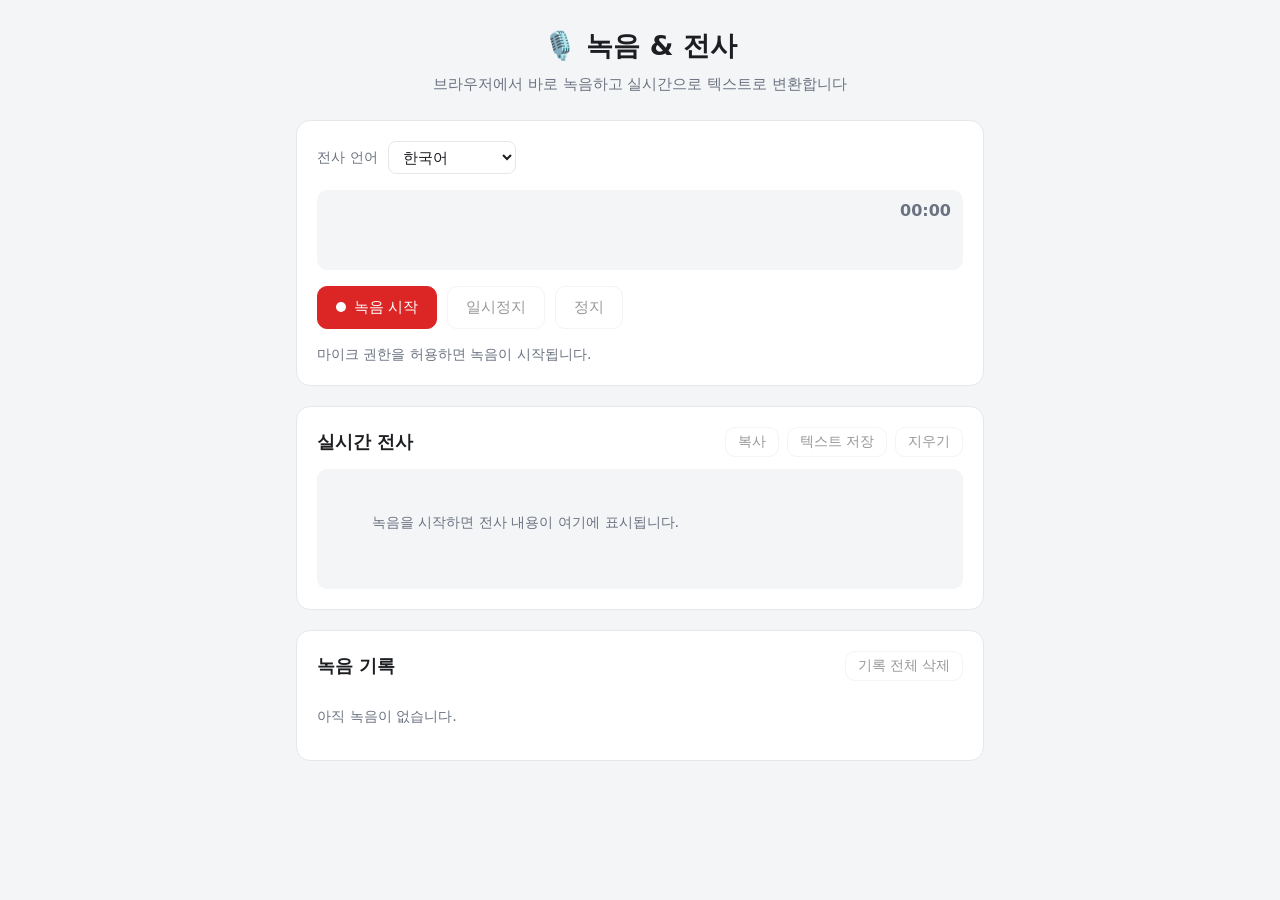
<file: index.html>
<!DOCTYPE html>
<html lang="ko">
<head>
  <meta charset="UTF-8">
  <meta name="viewport" content="width=device-width, initial-scale=1.0, viewport-fit=cover">
  <meta name="theme-color" content="#2563eb">
  <meta name="apple-mobile-web-app-capable" content="yes">
  <meta name="apple-mobile-web-app-status-bar-style" content="black-translucent">
  <meta name="apple-mobile-web-app-title" content="녹음전사">
  <title>녹음 &amp; 전사</title>
  <link rel="manifest" href="manifest.webmanifest">
  <link rel="icon" href="icons/icon-192.png">
  <link rel="apple-touch-icon" href="icons/apple-touch-icon.png">
  <link rel="stylesheet" href="style.css">
</head>
<body>
  <div class="app">
    <header>
      <h1>🎙️ 녹음 &amp; 전사</h1>
      <p class="subtitle">브라우저에서 바로 녹음하고 실시간으로 텍스트로 변환합니다</p>
    </header>

    <section class="controls card">
      <div class="control-row">
        <label for="language">전사 언어</label>
        <select id="language">
          <option value="ko-KR" selected>한국어</option>
          <option value="en-US">English (US)</option>
          <option value="ja-JP">日本語</option>
          <option value="zh-CN">中文 (简体)</option>
          <option value="es-ES">Español</option>
          <option value="fr-FR">Français</option>
          <option value="de-DE">Deutsch</option>
        </select>
      </div>

      <div class="visualizer-wrap">
        <canvas id="visualizer" width="600" height="80"></canvas>
        <span id="timer" class="timer">00:00</span>
      </div>

      <div class="buttons">
        <button id="recordBtn" class="btn btn-record">
          <span class="dot"></span>녹음 시작
        </button>
        <button id="pauseBtn" class="btn" disabled>일시정지</button>
        <button id="stopBtn" class="btn btn-stop" disabled>정지</button>
      </div>

      <a id="openSafariBtn"
         class="btn btn-safari hidden"
         href="x-safari-https://polarbears78.github.io/mice/">🧭 Safari에서 열기 — 실시간 전사 사용</a>
      <div id="safariFallback" class="warning hidden">
        버튼이 동작하지 않으면 Safari를 직접 열고 아래 주소로 접속해 주세요.<br>
        <strong>polarbears78.github.io/mice</strong>
        <button id="copyUrlBtn" class="btn btn-small">주소 복사</button>
      </div>

      <button id="installBtn" class="btn btn-install hidden">📲 홈 화면에 추가</button>
      <div id="iosInstallGuide" class="warning hidden">
        iPhone 설치 방법: Safari 하단의 <strong>공유 버튼 (⬆️)</strong>을 누른 뒤
        <strong>"홈 화면에 추가"</strong>를 선택하세요.
      </div>

      <p id="status" class="status">마이크 권한을 허용하면 녹음이 시작됩니다.</p>
      <p id="speechWarning" class="warning hidden">
        ⚠️ 이 브라우저는 음성 인식(Web Speech API)을 지원하지 않아 전사 없이 녹음만 가능합니다.
        Chrome 또는 Edge 사용을 권장합니다.
      </p>
      <p id="iosStandaloneWarning" class="warning hidden">
        ⚠️ iPhone 홈 화면 앱에서는 iOS 제약으로 <strong>실시간 전사가 지원되지 않습니다</strong> (녹음은 가능).
        전사가 필요하면 아래 "Safari에서 열기" 버튼을 이용해 주세요.
      </p>
    </section>

    <section class="card">
      <div class="section-head">
        <h2>실시간 전사</h2>
        <div class="section-actions">
          <button id="copyBtn" class="btn btn-small" disabled>복사</button>
          <button id="downloadTextBtn" class="btn btn-small" disabled>텍스트 저장</button>
          <button id="clearBtn" class="btn btn-small" disabled>지우기</button>
        </div>
      </div>
      <div id="transcript" class="transcript" aria-live="polite">
        <span class="placeholder">녹음을 시작하면 전사 내용이 여기에 표시됩니다.</span>
      </div>
    </section>

    <section class="card">
      <div class="section-head">
        <h2>녹음 기록</h2>
        <button id="clearHistoryBtn" class="btn btn-small" disabled>기록 전체 삭제</button>
      </div>
      <ul id="recordings" class="recordings">
        <li class="placeholder">아직 녹음이 없습니다.</li>
      </ul>
    </section>
  </div>

  <script src="app.js"></script>
  <script>
    if ("serviceWorker" in navigator) {
      window.addEventListener("load", () => {
        navigator.serviceWorker.register("sw.js").catch(() => {});
      });
    }
  </script>
</body>
</html>
</file>
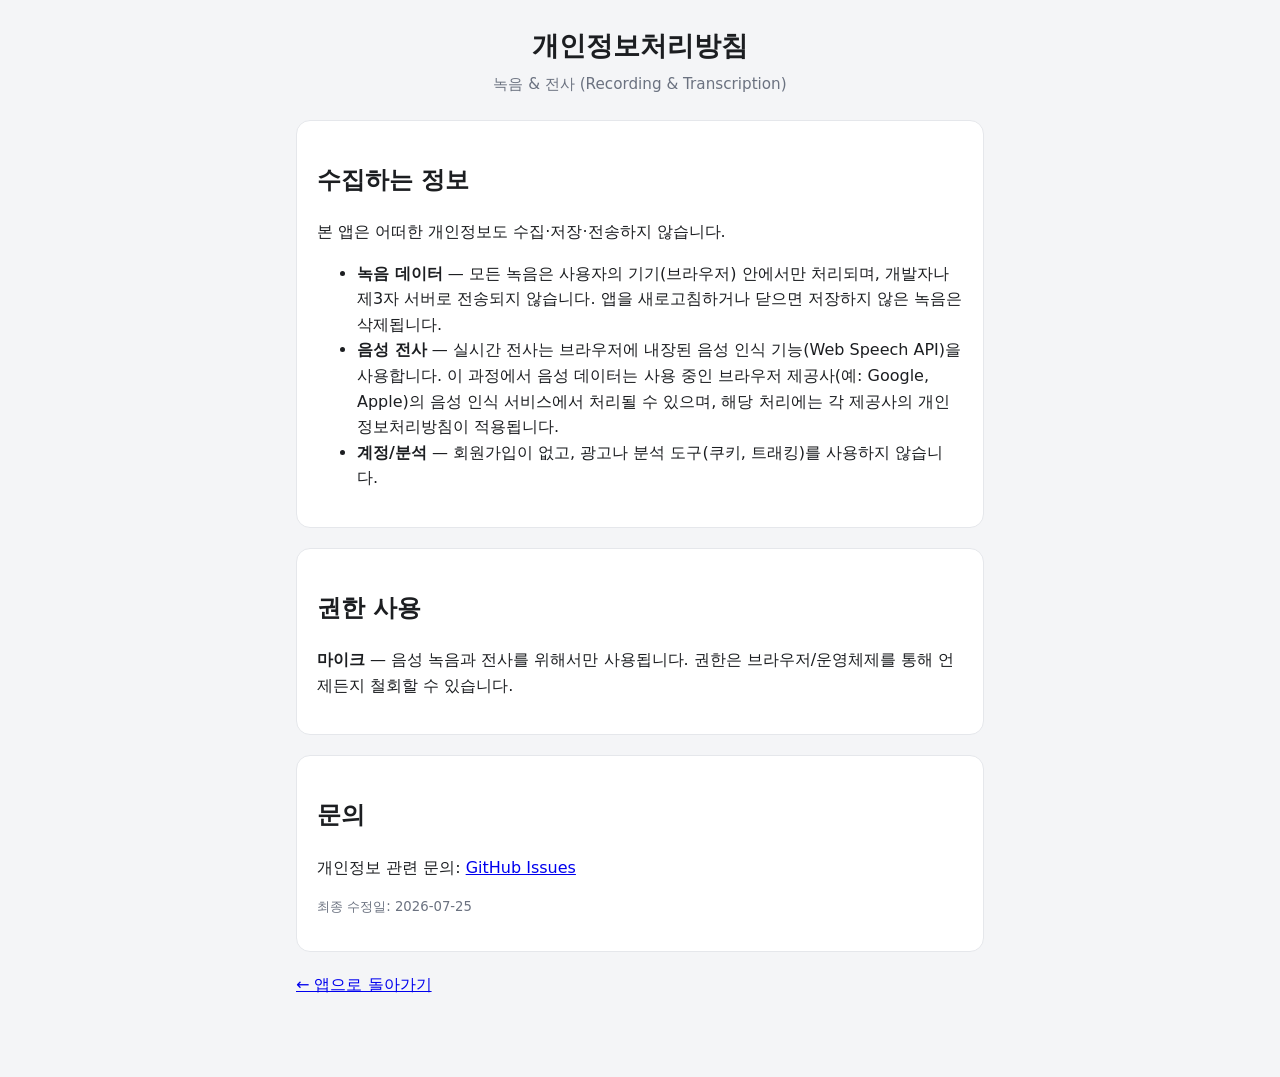
<file: privacy.html>
<!DOCTYPE html>
<html lang="ko">
<head>
  <meta charset="UTF-8">
  <meta name="viewport" content="width=device-width, initial-scale=1.0">
  <title>개인정보처리방침 — 녹음 &amp; 전사</title>
  <link rel="stylesheet" href="style.css">
</head>
<body>
  <div class="app">
    <header>
      <h1>개인정보처리방침</h1>
      <p class="subtitle">녹음 &amp; 전사 (Recording &amp; Transcription)</p>
    </header>

    <section class="card">
      <h2>수집하는 정보</h2>
      <p>본 앱은 어떠한 개인정보도 수집·저장·전송하지 않습니다.</p>
      <ul>
        <li><strong>녹음 데이터</strong> — 모든 녹음은 사용자의 기기(브라우저) 안에서만 처리되며, 개발자나 제3자 서버로 전송되지 않습니다. 앱을 새로고침하거나 닫으면 저장하지 않은 녹음은 삭제됩니다.</li>
        <li><strong>음성 전사</strong> — 실시간 전사는 브라우저에 내장된 음성 인식 기능(Web Speech API)을 사용합니다. 이 과정에서 음성 데이터는 사용 중인 브라우저 제공사(예: Google, Apple)의 음성 인식 서비스에서 처리될 수 있으며, 해당 처리에는 각 제공사의 개인정보처리방침이 적용됩니다.</li>
        <li><strong>계정/분석</strong> — 회원가입이 없고, 광고나 분석 도구(쿠키, 트래킹)를 사용하지 않습니다.</li>
      </ul>
    </section>

    <section class="card">
      <h2>권한 사용</h2>
      <p><strong>마이크</strong> — 음성 녹음과 전사를 위해서만 사용됩니다. 권한은 브라우저/운영체제를 통해 언제든지 철회할 수 있습니다.</p>
    </section>

    <section class="card">
      <h2>문의</h2>
      <p>개인정보 관련 문의: <a href="https://github.com/Polarbears78/mice/issues">GitHub Issues</a></p>
      <p class="recording-info">최종 수정일: 2026-07-25</p>
    </section>

    <p><a href="index.html">← 앱으로 돌아가기</a></p>
  </div>
</body>
</html>
</file>
<file: style.css>
:root {
  --bg: #f4f5f7;
  --card: #ffffff;
  --text: #1c1e21;
  --muted: #6b7280;
  --border: #e5e7eb;
  --accent: #2563eb;
  --record: #dc2626;
  --record-soft: #fee2e2;
}

@media (prefers-color-scheme: dark) {
  :root {
    --bg: #111318;
    --card: #1b1e25;
    --text: #e8eaed;
    --muted: #9aa0a6;
    --border: #2c3038;
    --accent: #60a5fa;
    --record: #f87171;
    --record-soft: #3b1d1d;
  }
}

* { box-sizing: border-box; }

body {
  margin: 0;
  font-family: "Pretendard", "Apple SD Gothic Neo", "Noto Sans KR", system-ui, sans-serif;
  background: var(--bg);
  color: var(--text);
  line-height: 1.6;
}

.app {
  max-width: 720px;
  margin: 0 auto;
  padding: calc(24px + env(safe-area-inset-top)) calc(16px + env(safe-area-inset-right))
    calc(64px + env(safe-area-inset-bottom)) calc(16px + env(safe-area-inset-left));
}

header { text-align: center; margin-bottom: 24px; }
header h1 { margin: 0 0 4px; font-size: 1.7rem; }
.subtitle { margin: 0; color: var(--muted); font-size: 0.95rem; }

.card {
  background: var(--card);
  border: 1px solid var(--border);
  border-radius: 14px;
  padding: 20px;
  margin-bottom: 20px;
}

.control-row {
  display: flex;
  align-items: center;
  gap: 10px;
  margin-bottom: 16px;
}

.control-row label { color: var(--muted); font-size: 0.9rem; }

select {
  background: var(--card);
  color: var(--text);
  border: 1px solid var(--border);
  border-radius: 8px;
  padding: 6px 10px;
  font-size: 0.95rem;
}

.visualizer-wrap {
  position: relative;
  background: var(--bg);
  border-radius: 10px;
  overflow: hidden;
  margin-bottom: 16px;
}

#visualizer { display: block; width: 100%; height: 80px; }

.timer {
  position: absolute;
  top: 8px;
  right: 12px;
  font-variant-numeric: tabular-nums;
  font-weight: 600;
  color: var(--muted);
}

.buttons { display: flex; gap: 10px; flex-wrap: wrap; }

.btn {
  border: 1px solid var(--border);
  background: var(--card);
  color: var(--text);
  border-radius: 10px;
  padding: 10px 18px;
  font-size: 0.95rem;
  cursor: pointer;
  transition: background 0.15s, opacity 0.15s;
}

.btn:hover:not(:disabled) { background: var(--bg); }
.btn:disabled { opacity: 0.45; cursor: not-allowed; }

.btn-record {
  background: var(--record);
  border-color: var(--record);
  color: #fff;
  display: inline-flex;
  align-items: center;
  gap: 8px;
}

.btn-record:hover:not(:disabled) { background: var(--record); opacity: 0.9; }

.btn-record .dot {
  width: 10px;
  height: 10px;
  border-radius: 50%;
  background: #fff;
}

.btn-record.recording .dot { animation: blink 1s infinite; }

@keyframes blink { 50% { opacity: 0.2; } }

.btn-stop:not(:disabled) { border-color: var(--record); color: var(--record); }

.btn-small { padding: 5px 12px; font-size: 0.85rem; }

a.btn { text-decoration: none; text-align: center; }

.btn-safari {
  display: block;
  margin-top: 12px;
  background: var(--accent);
  border-color: var(--accent);
  color: #fff;
  font-weight: 600;
}

.btn-safari:hover { background: var(--accent); opacity: 0.9; }
.btn-safari.hidden { display: none; }

.btn-install {
  display: block;
  width: 100%;
  margin-top: 12px;
  border-color: var(--accent);
  color: var(--accent);
  font-weight: 600;
}

.btn-install.hidden { display: none; }

#iosInstallGuide { margin-top: 10px; }
#safariFallback { margin-top: 10px; }
#safariFallback .btn { margin-top: 8px; }

.status { color: var(--muted); font-size: 0.88rem; margin: 14px 0 0; }

.warning {
  background: var(--record-soft);
  border-radius: 8px;
  padding: 10px 12px;
  font-size: 0.88rem;
  margin: 12px 0 0;
}

.hidden { display: none; }

.section-head {
  display: flex;
  align-items: center;
  justify-content: space-between;
  gap: 10px;
  flex-wrap: wrap;
  margin-bottom: 12px;
}

.section-head h2 { margin: 0; font-size: 1.1rem; }
.section-actions { display: flex; gap: 8px; }

.transcript {
  min-height: 120px;
  max-height: 320px;
  overflow-y: auto;
  background: var(--bg);
  border-radius: 10px;
  padding: 14px;
  font-size: 1rem;
  white-space: pre-wrap;
  word-break: break-word;
}

.transcript .interim { color: var(--muted); }
.placeholder { color: var(--muted); font-size: 0.9rem; }

.recordings { list-style: none; margin: 0; padding: 0; }

.recordings li {
  display: flex;
  flex-direction: column;
  gap: 8px;
  padding: 12px 0;
  border-bottom: 1px solid var(--border);
}

.recordings li:last-child { border-bottom: none; }

.recording-meta {
  display: flex;
  align-items: center;
  justify-content: space-between;
  gap: 10px;
  flex-wrap: wrap;
}

.recording-title { font-weight: 600; font-size: 0.95rem; }
.recording-info { color: var(--muted); font-size: 0.83rem; }

.recordings audio { width: 100%; }

.recording-text {
  color: var(--muted);
  font-size: 0.88rem;
  max-height: 72px;
  overflow-y: auto;
  white-space: pre-wrap;
}

.recording-actions { display: flex; gap: 8px; flex-wrap: wrap; }

/* 모바일: 터치하기 쉽게 버튼을 키우고 주요 버튼을 전체 폭으로 */
@media (max-width: 480px) {
  header h1 { font-size: 1.45rem; }
  .card { padding: 16px; }

  .buttons { gap: 8px; }
  .btn { padding: 14px 18px; font-size: 1rem; }
  .btn-small { padding: 8px 14px; font-size: 0.88rem; }

  .btn-record {
    flex: 1 1 100%;
    justify-content: center;
  }
  #pauseBtn, #stopBtn { flex: 1; }

  .transcript { font-size: 1.05rem; }
}
</file>
